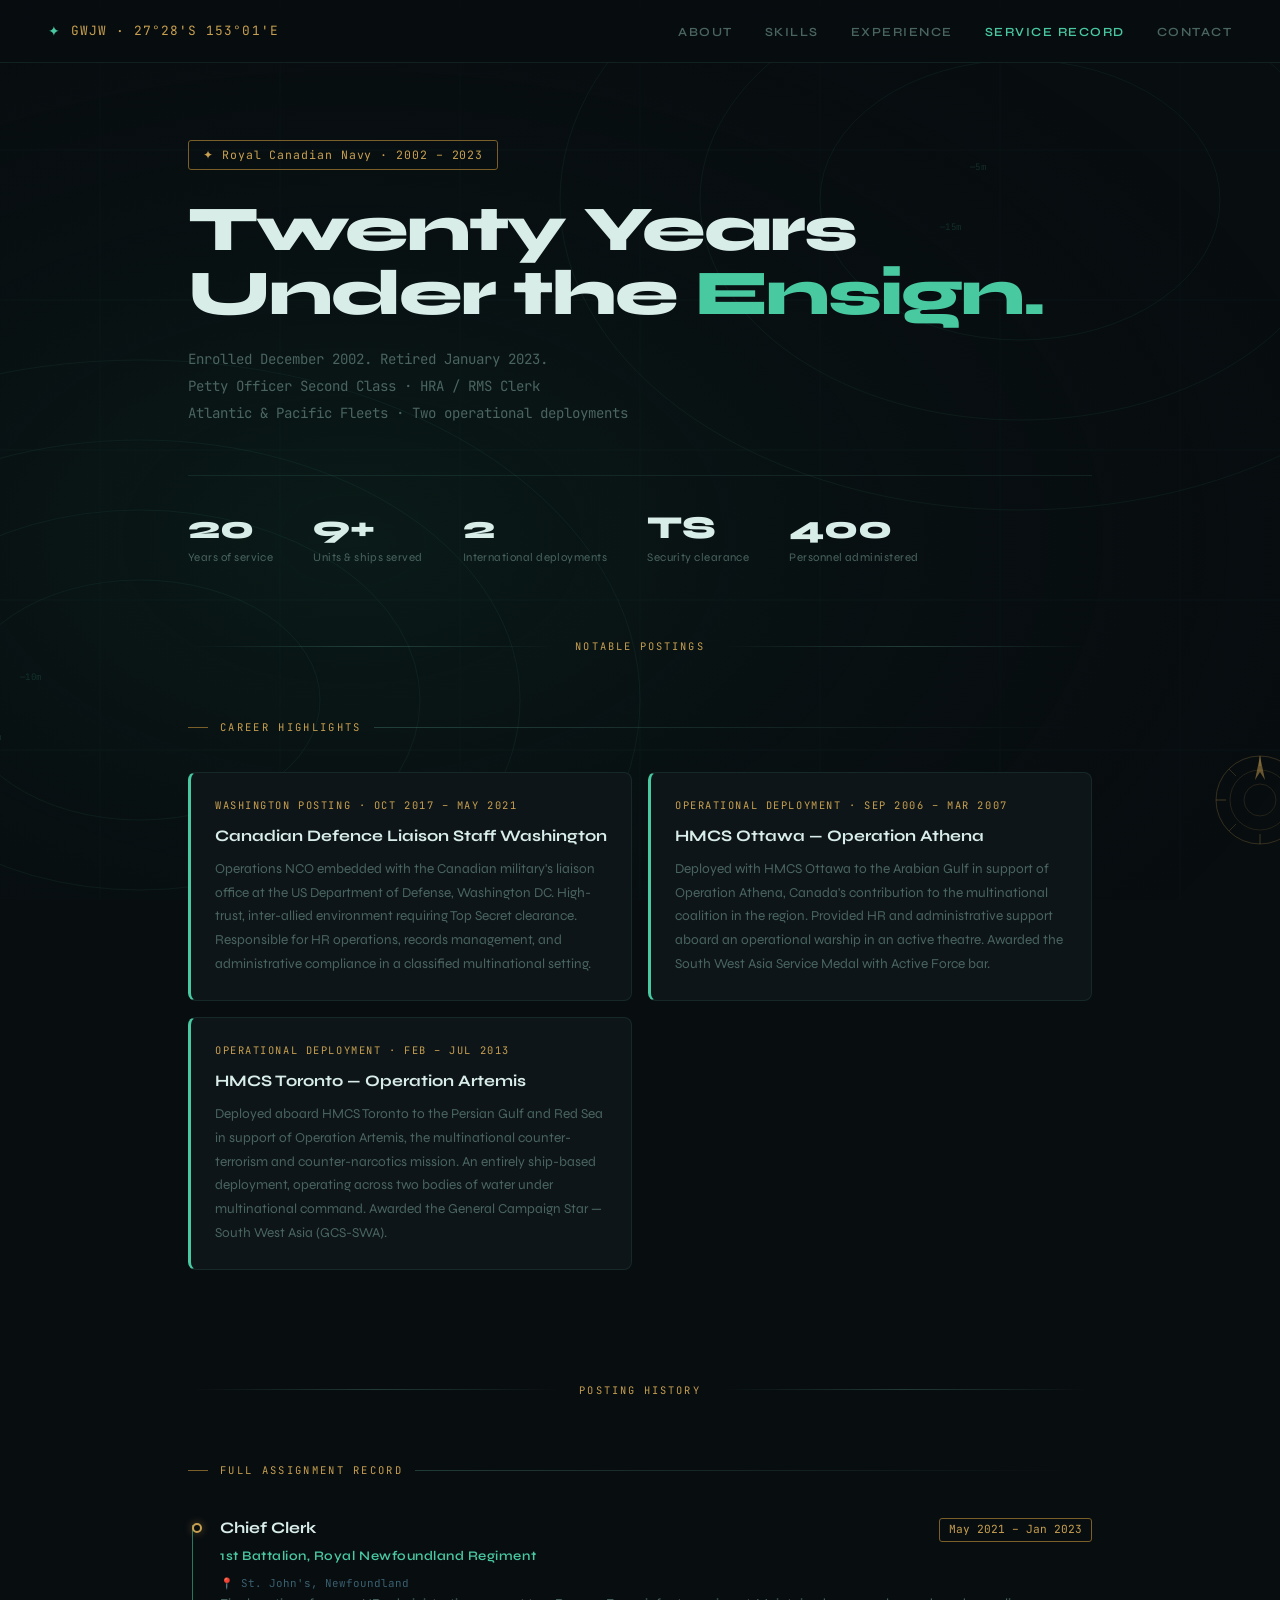
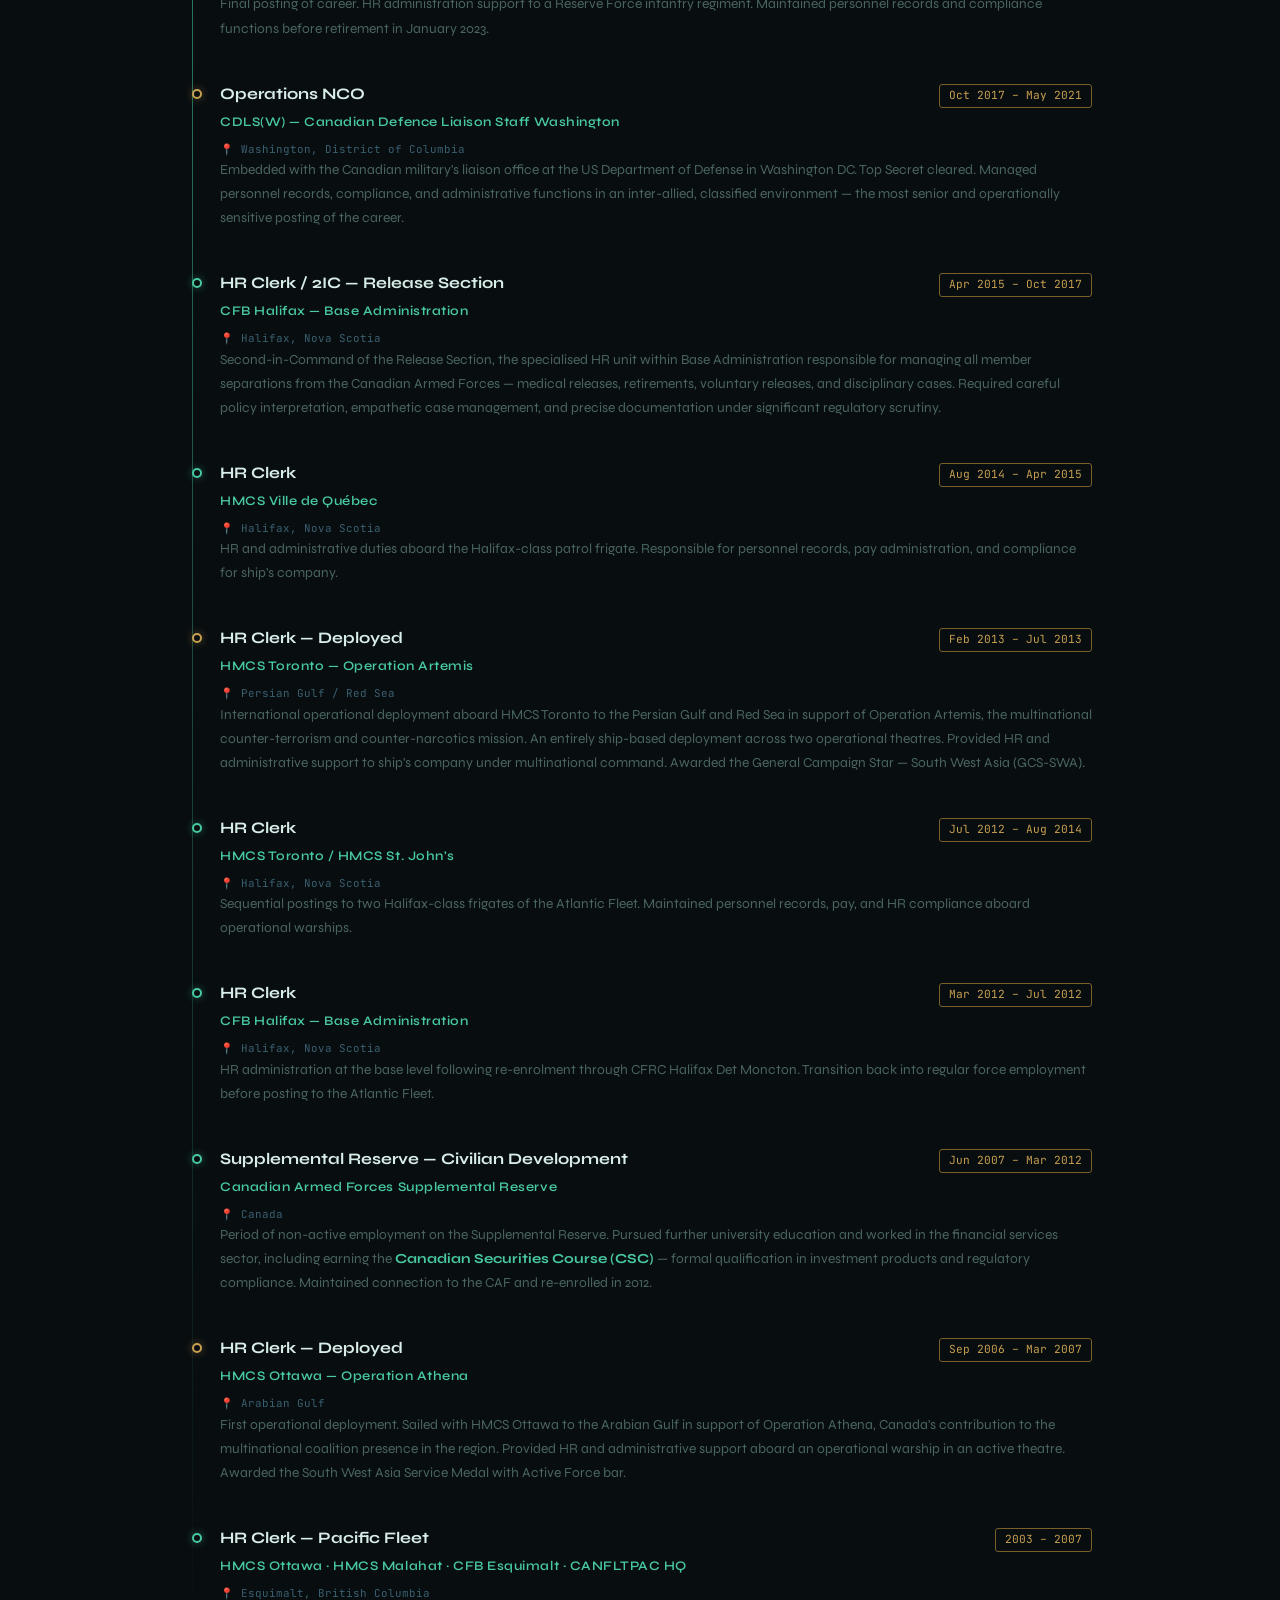
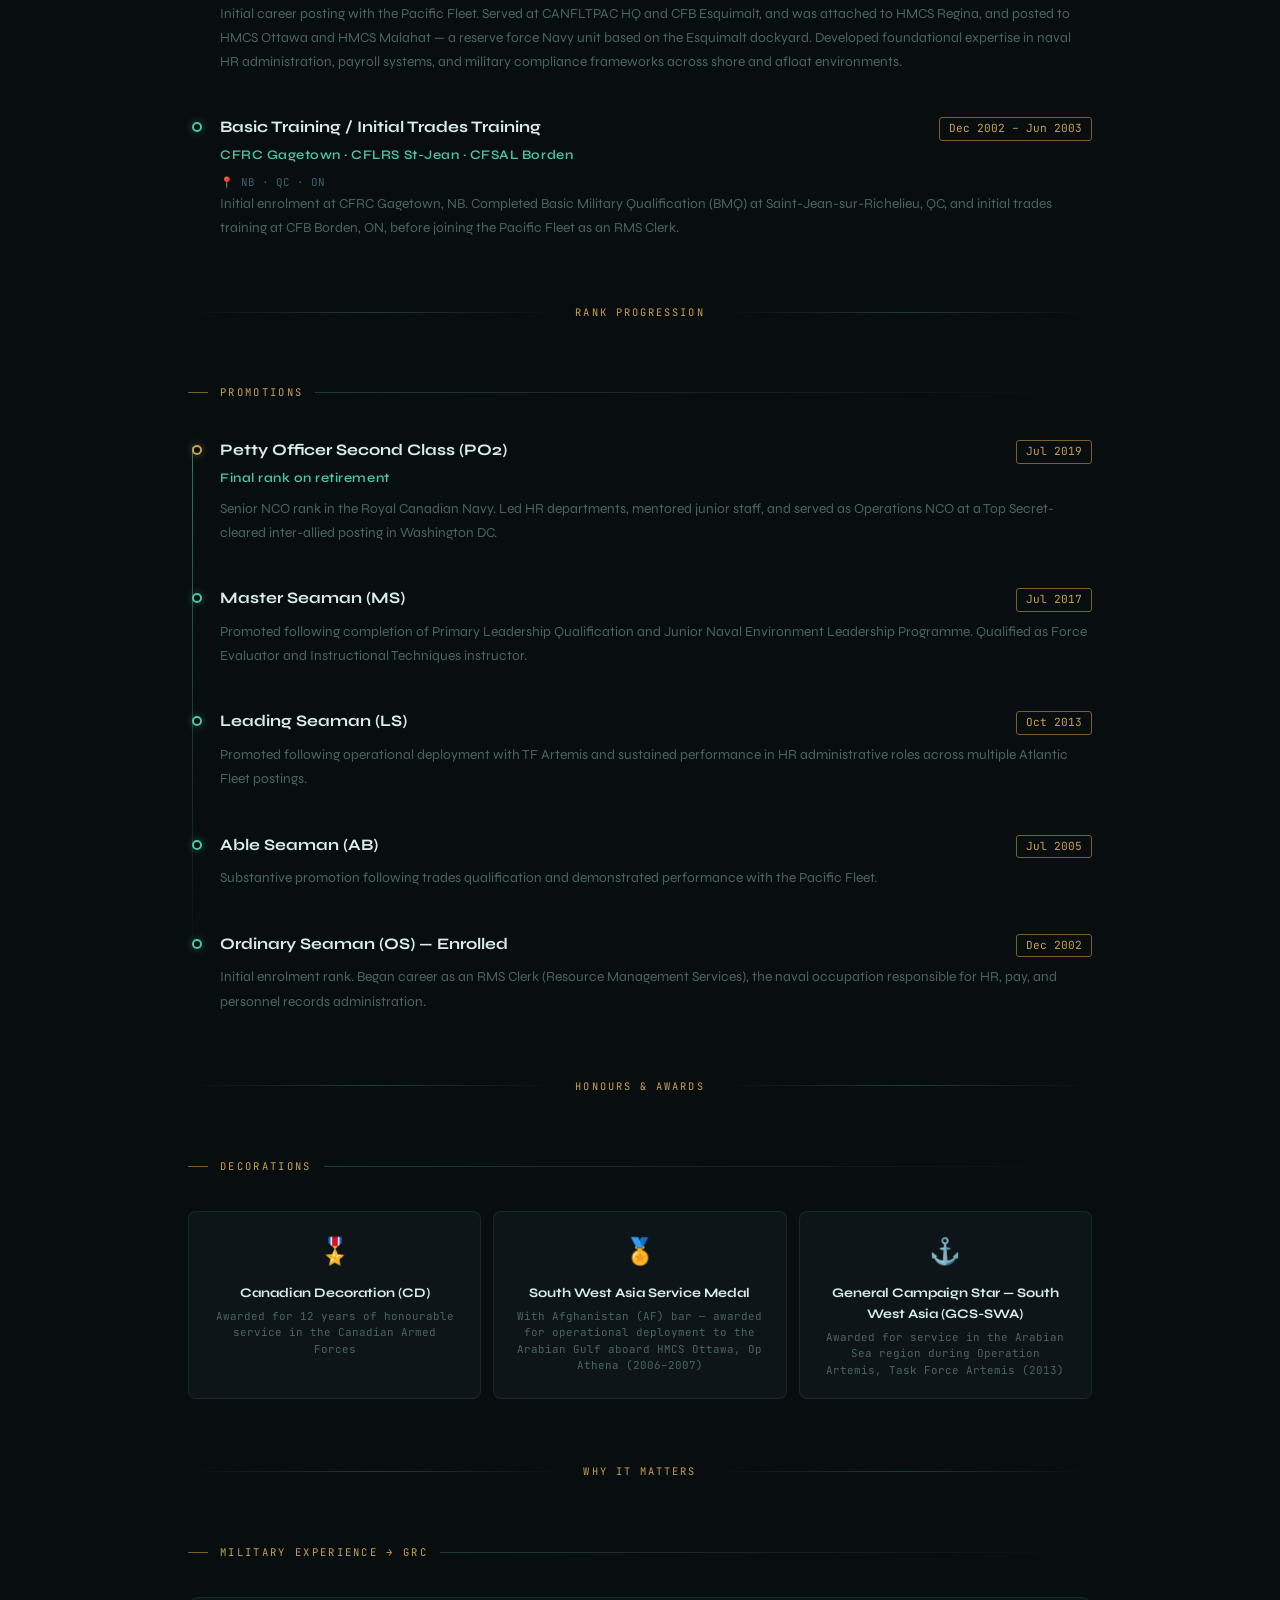
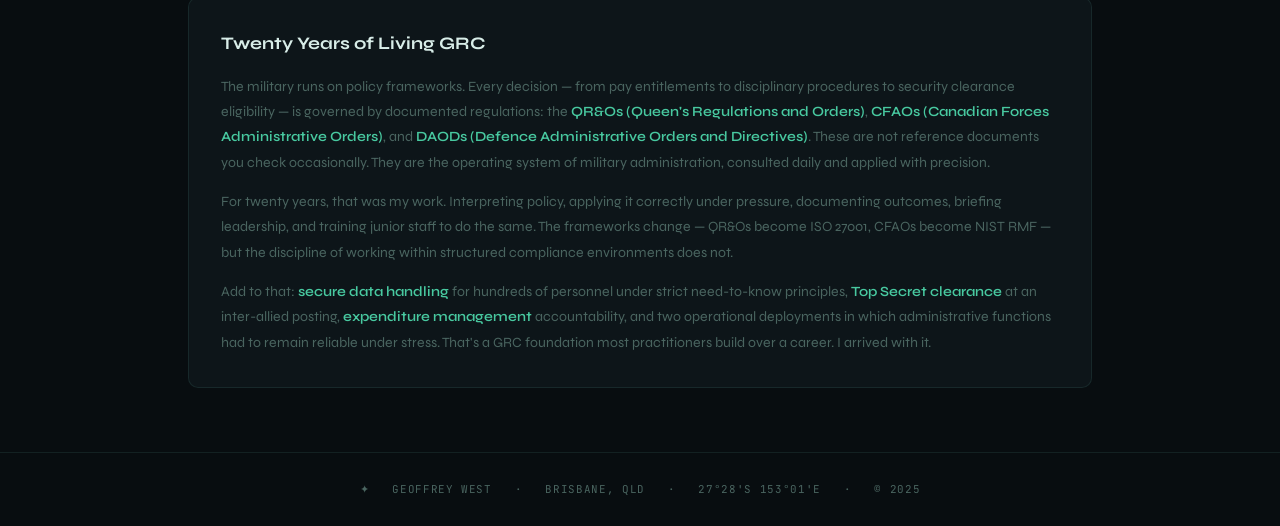
<file: military.html>
<!DOCTYPE html>
<html lang="en">
<head>
  <meta charset="UTF-8" />
  <meta name="viewport" content="width=device-width, initial-scale=1.0" />
  <title>Geoffrey West — Service Record</title>
  <link href="https://fonts.googleapis.com/css2?family=Syne:wght@400;600;700;800&family=JetBrains+Mono:wght@300;400;500&display=swap" rel="stylesheet" />
  <style>
    :root {
      --bg:         #080d10;
      --surface:    #0d1519;
      --surface2:   #111c21;
      --border:     rgba(100,180,160,0.12);
      --border-bright: rgba(100,180,160,0.28);
      --text:       #c8d8d0;
      --muted:      #4a6560;
      --green:      #48c9a0;
      --green-dim:  #2a7a60;
      --amber:      #c8a050;
      --amber-dim:  #7a5f28;
      --blue-gray:  #3a6070;
    }

    *, *::before, *::after { box-sizing: border-box; margin: 0; padding: 0; }
    html { scroll-behavior: smooth; }

    body {
      font-family: 'Syne', sans-serif;
      background: var(--bg);
      color: var(--text);
      line-height: 1.6;
      min-height: 100vh;
      overflow-x: hidden;
    }

    /* ── NAUTICAL CHART BACKGROUND ── */
    .chart-bg {
      position: fixed;
      inset: 0;
      z-index: 0;
      pointer-events: none;
      overflow: hidden;
    }
    .chart-bg svg {
      position: absolute;
      inset: 0;
      width: 100%; height: 100%;
    }

    /* ── NAV ── */
    nav {
      position: fixed;
      top: 0; left: 0; right: 0;
      z-index: 100;
      display: flex;
      justify-content: space-between;
      align-items: center;
      padding: 18px 48px;
      background: rgba(8,13,16,0.85);
      backdrop-filter: blur(14px);
      border-bottom: 1px solid var(--border);
    }

    .nav-logo {
      font-family: 'JetBrains Mono', monospace;
      font-size: 0.8rem;
      color: var(--amber);
      letter-spacing: 0.08em;
      display: flex;
      align-items: center;
      gap: 10px;
      text-decoration: none;
    }
    .nav-logo::before {
      content: '✦';
      color: var(--green);
      font-size: 0.9rem;
    }

    .nav-links { display: flex; gap: 32px; list-style: none; }
    .nav-links a {
      font-size: 0.78rem;
      font-weight: 600;
      letter-spacing: 0.12em;
      text-transform: uppercase;
      color: var(--muted);
      text-decoration: none;
      transition: color 0.2s;
    }
    .nav-links a:hover, .nav-links a.active { color: var(--green); }

    @media (max-width: 680px) {
      nav { padding: 14px 20px; }
      .nav-links { gap: 16px; }
    }

    /* ── PAGE HEADER ── */
    .page-header {
      position: relative;
      z-index: 1;
      padding: 140px 48px 72px;
      max-width: 1000px;
      margin: 0 auto;
    }

    .page-header-tag {
      display: inline-flex;
      align-items: center;
      gap: 8px;
      font-family: 'JetBrains Mono', monospace;
      font-size: 0.72rem;
      color: var(--amber);
      border: 1px solid var(--amber-dim);
      border-radius: 3px;
      padding: 5px 14px;
      margin-bottom: 28px;
      letter-spacing: 0.08em;
    }

    .page-header h1 {
      font-size: clamp(2.4rem, 5vw, 4rem);
      font-weight: 800;
      line-height: 1;
      letter-spacing: -0.03em;
      color: #d8ede8;
      margin-bottom: 20px;
    }

    .page-header h1 .mark { color: var(--green); }

    .page-header p {
      font-family: 'JetBrains Mono', monospace;
      font-size: 0.88rem;
      color: var(--muted);
      line-height: 1.9;
      max-width: 600px;
    }

    .service-stats {
      display: flex;
      gap: 40px;
      flex-wrap: wrap;
      margin-top: 48px;
      padding-top: 36px;
      border-top: 1px solid var(--border);
    }

    .stat-num {
      font-size: 2rem; font-weight: 800;
      color: #d8ede8; line-height: 1;
    }
    .stat-label {
      font-size: 0.72rem; color: var(--muted);
      margin-top: 4px; letter-spacing: 0.04em;
    }

    /* ── SECTIONS ── */
    section {
      position: relative;
      z-index: 1;
      max-width: 1000px;
      margin: 0 auto;
      padding: 64px 48px;
    }

    @media (max-width: 680px) {
      .page-header { padding: 120px 20px 56px; }
      section { padding: 48px 20px; }
      .chart-divider { padding: 0 20px; }
    }

    .section-label {
      font-family: 'JetBrains Mono', monospace;
      font-size: 0.66rem;
      letter-spacing: 0.22em;
      text-transform: uppercase;
      color: var(--amber);
      margin-bottom: 36px;
      display: flex;
      align-items: center;
      gap: 12px;
    }
    .section-label::before {
      content: '';
      display: inline-block;
      width: 20px; height: 1px;
      background: var(--amber-dim);
    }
    .section-label::after {
      content: '';
      flex: 1;
      height: 1px;
      background: linear-gradient(to right, var(--border-bright), transparent);
    }

    /* ── CHART DIVIDER ── */
    .chart-divider {
      position: relative;
      z-index: 1;
      max-width: 1000px;
      margin: 0 auto;
      padding: 0 48px;
      display: flex;
      align-items: center;
      gap: 16px;
    }
    .chart-divider::before, .chart-divider::after {
      content: '';
      flex: 1;
      height: 1px;
      background: linear-gradient(to right, transparent, var(--border-bright), transparent);
    }
    .chart-divider-label {
      font-family: 'JetBrains Mono', monospace;
      font-size: 0.65rem;
      letter-spacing: 0.2em;
      color: var(--amber);
      text-transform: uppercase;
      white-space: nowrap;
    }

    /* ── HIGHLIGHT CARDS ── */
    .highlight-grid {
      display: grid;
      grid-template-columns: 1fr 1fr;
      gap: 16px;
      margin-bottom: 48px;
    }

    @media (max-width: 680px) { .highlight-grid { grid-template-columns: 1fr; } }

    .highlight-card {
      background: var(--surface);
      border: 1px solid var(--border);
      border-left: 3px solid var(--green);
      border-radius: 8px;
      padding: 24px;
      transition: border-color 0.2s, transform 0.2s;
    }
    .highlight-card:hover {
      border-color: var(--border-bright);
      border-left-color: var(--green);
      transform: translateY(-2px);
    }
    .highlight-card-title {
      font-family: 'JetBrains Mono', monospace;
      font-size: 0.65rem;
      letter-spacing: 0.15em;
      text-transform: uppercase;
      color: var(--amber);
      margin-bottom: 10px;
    }
    .highlight-card h3 {
      font-size: 1rem;
      font-weight: 700;
      color: #d8ede8;
      margin-bottom: 8px;
    }
    .highlight-card p {
      font-size: 0.85rem;
      color: var(--muted);
      line-height: 1.75;
    }

    /* ── TIMELINE ── */
    .timeline { position: relative; padding-left: 32px; }
    .timeline::before {
      content: '';
      position: absolute;
      left: 4px; top: 10px; bottom: 0;
      width: 1px;
      background: linear-gradient(to bottom, var(--green-dim), transparent 90%);
    }

    .t-item { position: relative; padding-bottom: 40px; }
    .t-item:last-child { padding-bottom: 0; }

    .t-dot {
      position: absolute;
      left: -28px; top: 8px;
      width: 10px; height: 10px;
      border-radius: 50%;
      background: var(--bg);
      border: 2px solid var(--green);
      box-shadow: 0 0 8px rgba(72,201,160,0.4);
    }

    .t-dot.amber {
      border-color: var(--amber);
      box-shadow: 0 0 8px rgba(200,160,80,0.4);
    }

    .t-header {
      display: flex;
      justify-content: space-between;
      align-items: baseline;
      flex-wrap: wrap;
      gap: 8px;
    }

    .t-role { font-size: 1rem; font-weight: 700; color: #d8ede8; }

    .t-date {
      font-family: 'JetBrains Mono', monospace;
      font-size: 0.7rem; color: var(--amber);
      border: 1px solid var(--amber-dim);
      border-radius: 3px; padding: 2px 9px;
      white-space: nowrap;
    }

    .t-org { font-size: 0.82rem; color: var(--green); font-weight: 600; margin: 4px 0 8px; letter-spacing: 0.04em; }
    .t-desc { font-size: 0.86rem; color: var(--muted); line-height: 1.75; }
    .t-location {
      font-family: 'JetBrains Mono', monospace;
      font-size: 0.68rem;
      color: var(--blue-gray);
      margin-top: 4px;
    }

    /* ── AWARDS ── */
    .awards-grid {
      display: grid;
      grid-template-columns: repeat(3, 1fr);
      gap: 12px;
    }
    @media (max-width: 680px) { .awards-grid { grid-template-columns: 1fr 1fr; } }

    .award-card {
      background: var(--surface);
      border: 1px solid var(--border);
      border-radius: 8px;
      padding: 20px;
      text-align: center;
      transition: border-color 0.2s, transform 0.2s;
    }
    .award-card:hover { border-color: var(--border-bright); transform: translateY(-2px); }

    .award-icon {
      font-size: 1.6rem;
      margin-bottom: 10px;
    }
    .award-name {
      font-size: 0.82rem;
      font-weight: 700;
      color: #d8ede8;
      margin-bottom: 4px;
    }
    .award-meta {
      font-family: 'JetBrains Mono', monospace;
      font-size: 0.68rem;
      color: var(--muted);
      line-height: 1.5;
    }

    /* ── GRC BRIDGE ── */
    .grc-bridge {
      background: var(--surface);
      border: 1px solid var(--border);
      border-radius: 10px;
      padding: 32px;
    }
    .grc-bridge h3 {
      font-size: 1.1rem;
      font-weight: 700;
      color: #d8ede8;
      margin-bottom: 16px;
    }
    .grc-bridge p {
      font-size: 0.88rem;
      color: var(--muted);
      line-height: 1.8;
      margin-bottom: 14px;
    }
    .grc-bridge p:last-child { margin-bottom: 0; }
    .grc-bridge strong { color: var(--green); font-weight: 600; }

    /* ── ANIMATIONS ── */
    @keyframes fadeUp {
      from { opacity: 0; transform: translateY(18px); }
      to   { opacity: 1; transform: translateY(0); }
    }
    .reveal {
      opacity: 0; transform: translateY(18px);
      transition: opacity 0.65s ease, transform 0.65s ease;
    }
    .reveal.visible { opacity: 1; transform: none; }

    /* ── FOOTER ── */
    footer {
      position: relative; z-index: 1;
      text-align: center;
      padding: 28px 24px;
      border-top: 1px solid var(--border);
      font-family: 'JetBrains Mono', monospace;
      font-size: 0.68rem;
      color: var(--muted);
      letter-spacing: 0.06em;
    }
  </style>
</head>
<body>

<!-- ── BACKGROUND ── -->
<div class="chart-bg">
  <svg viewBox="0 0 1440 900" preserveAspectRatio="xMidYMid slice" xmlns="http://www.w3.org/2000/svg">
    <defs>
      <radialGradient id="depthGrad" cx="30%" cy="60%" r="70%">
        <stop offset="0%"   stop-color="#0d2a22" stop-opacity="0.5"/>
        <stop offset="100%" stop-color="#080d10" stop-opacity="0"/>
      </radialGradient>
    </defs>
    <rect width="1440" height="900" fill="url(#depthGrad)"/>
    <g fill="none" stroke="rgba(72,201,160,0.07)" stroke-width="1">
      <ellipse cx="220" cy="700" rx="180" ry="120"/>
      <ellipse cx="220" cy="700" rx="280" ry="190"/>
      <ellipse cx="220" cy="700" rx="380" ry="260"/>
      <ellipse cx="220" cy="700" rx="500" ry="340"/>
      <ellipse cx="1100" cy="200" rx="200" ry="140"/>
      <ellipse cx="1100" cy="200" rx="320" ry="220"/>
      <ellipse cx="1100" cy="200" rx="460" ry="310"/>
    </g>
    <g stroke="rgba(72,201,160,0.055)" stroke-width="0.7">
      <line x1="0" y1="150" x2="1440" y2="150"/>
      <line x1="0" y1="300" x2="1440" y2="300"/>
      <line x1="0" y1="450" x2="1440" y2="450"/>
      <line x1="0" y1="600" x2="1440" y2="600"/>
      <line x1="0" y1="750" x2="1440" y2="750"/>
      <line x1="180"  y1="0" x2="180"  y2="900"/>
      <line x1="360"  y1="0" x2="360"  y2="900"/>
      <line x1="540"  y1="0" x2="540"  y2="900"/>
      <line x1="720"  y1="0" x2="720"  y2="900"/>
      <line x1="900"  y1="0" x2="900"  y2="900"/>
      <line x1="1080" y1="0" x2="1080" y2="900"/>
      <line x1="1260" y1="0" x2="1260" y2="900"/>
    </g>
    <g stroke="rgba(200,160,80,0.2)" stroke-width="1">
      <line x1="180"  y1="0" x2="180"  y2="12"/>
      <line x1="360"  y1="0" x2="360"  y2="12"/>
      <line x1="540"  y1="0" x2="540"  y2="12"/>
      <line x1="720"  y1="0" x2="720"  y2="12"/>
      <line x1="900"  y1="0" x2="900"  y2="12"/>
      <line x1="1080" y1="0" x2="1080" y2="12"/>
      <line x1="1260" y1="0" x2="1260" y2="12"/>
      <line x1="0" y1="150" x2="12" y2="150"/>
      <line x1="0" y1="300" x2="12" y2="300"/>
      <line x1="0" y1="450" x2="12" y2="450"/>
      <line x1="0" y1="600" x2="12" y2="600"/>
      <line x1="0" y1="750" x2="12" y2="750"/>
    </g>
    <g transform="translate(1340, 800)" stroke="rgba(200,160,80,0.3)" fill="none">
      <circle cx="0" cy="0" r="44" stroke-width="0.8"/>
      <circle cx="0" cy="0" r="30" stroke-width="0.5"/>
      <circle cx="0" cy="0" r="16" stroke-width="0.5"/>
      <line x1="0" y1="-44" x2="0" y2="-34" stroke-width="1.5"/>
      <line x1="0" y1="34"  x2="0" y2="44"  stroke-width="1"/>
      <line x1="-44" y1="0" x2="-34" y2="0" stroke-width="1"/>
      <line x1="34"  y1="0" x2="44"  y2="0" stroke-width="1"/>
      <line x1="31"  y1="-31" x2="24" y2="-24" stroke-width="0.7"/>
      <line x1="-31" y1="-31" x2="-24" y2="-24" stroke-width="0.7"/>
      <line x1="31"  y1="31"  x2="24" y2="24"  stroke-width="0.7"/>
      <line x1="-31" y1="31"  x2="-24" y2="24"  stroke-width="0.7"/>
      <polygon points="0,-44 -5,-20 0,-28 5,-20" fill="rgba(200,160,80,0.5)" stroke="none"/>
    </g>
    <g font-family="'JetBrains Mono', monospace" font-size="9" fill="rgba(72,201,160,0.18)" letter-spacing="0.05em">
      <text x="100" y="680">—10m</text>
      <text x="60"  y="740">—20m</text>
      <text x="20"  y="800">—30m</text>
      <text x="1050" y="170">—5m</text>
      <text x="1020" y="230">—15m</text>
    </g>
  </svg>
</div>

<!-- ── NAV ── -->
<nav>
  <a class="nav-logo" href="index.html">GWJW · 27°28'S 153°01'E</a>
  <ul class="nav-links">
    <li><a href="index.html#about">About</a></li>
    <li><a href="index.html#skills">Skills</a></li>
    <li><a href="index.html#experience">Experience</a></li>
    <li><a href="military.html" class="active">Service Record</a></li>
    <li><a href="index.html#contact">Contact</a></li>
  </ul>
</nav>

<!-- ── PAGE HEADER ── -->
<div class="page-header">
  <div class="page-header-tag">✦ Royal Canadian Navy · 2002 – 2023</div>
  <h1>Twenty Years<br>Under the <span class="mark">Ensign.</span></h1>
  <p>
    Enrolled December 2002. Retired January 2023.<br>
    Petty Officer Second Class · HRA / RMS Clerk<br>
    Atlantic &amp; Pacific Fleets · Two operational deployments
  </p>
  <div class="service-stats">
    <div>
      <div class="stat-num">20</div>
      <div class="stat-label">Years of service</div>
    </div>
    <div>
      <div class="stat-num">9+</div>
      <div class="stat-label">Units &amp; ships served</div>
    </div>
    <div>
      <div class="stat-num">2</div>
      <div class="stat-label">International deployments</div>
    </div>
    <div>
      <div class="stat-num">TS</div>
      <div class="stat-label">Security clearance</div>
    </div>
    <div>
      <div class="stat-num">400</div>
      <div class="stat-label">Personnel administered</div>
    </div>
  </div>
</div>

<!-- ── KEY POSTINGS ── -->
<div class="chart-divider"><span class="chart-divider-label">Notable Postings</span></div>

<section>
  <div class="section-label reveal">Career Highlights</div>
  <div class="highlight-grid">
    <div class="highlight-card reveal">
      <div class="highlight-card-title">Washington Posting · Oct 2017 – May 2021</div>
      <h3>Canadian Defence Liaison Staff Washington</h3>
      <p>Operations NCO embedded with the Canadian military's liaison office at the US Department of Defense, Washington DC. High-trust, inter-allied environment requiring Top Secret clearance. Responsible for HR operations, records management, and administrative compliance in a classified multinational setting.</p>
    </div>
    <div class="highlight-card reveal">
      <div class="highlight-card-title">Operational Deployment · Sep 2006 – Mar 2007</div>
      <h3>HMCS Ottawa — Operation Athena</h3>
      <p>Deployed with HMCS Ottawa to the Arabian Gulf in support of Operation Athena, Canada's contribution to the multinational coalition in the region. Provided HR and administrative support aboard an operational warship in an active theatre. Awarded the South West Asia Service Medal with Active Force bar.</p>
    </div>
    <div class="highlight-card reveal">
      <div class="highlight-card-title">Operational Deployment · Feb – Jul 2013</div>
      <h3>HMCS Toronto — Operation Artemis</h3>
      <p>Deployed aboard HMCS Toronto to the Persian Gulf and Red Sea in support of Operation Artemis, the multinational counter-terrorism and counter-narcotics mission. An entirely ship-based deployment, operating across two bodies of water under multinational command. Awarded the General Campaign Star — South West Asia (GCS-SWA).</p>
    </div>
  </div>
</section>

<!-- ── POSTING HISTORY ── -->
<div class="chart-divider"><span class="chart-divider-label">Posting History</span></div>

<section>
  <div class="section-label reveal">Full Assignment Record</div>
  <div class="timeline">

    <div class="t-item reveal">
      <div class="t-dot amber"></div>
      <div class="t-header">
        <div class="t-role">Chief Clerk</div>
        <div class="t-date">May 2021 – Jan 2023</div>
      </div>
      <div class="t-org">1st Battalion, Royal Newfoundland Regiment</div>
      <div class="t-location">📍 St. John's, Newfoundland</div>
      <div class="t-desc">Final posting of career. HR administration support to a Reserve Force infantry regiment. Maintained personnel records and compliance functions before retirement in January 2023.</div>
    </div>

    <div class="t-item reveal">
      <div class="t-dot amber"></div>
      <div class="t-header">
        <div class="t-role">Operations NCO</div>
        <div class="t-date">Oct 2017 – May 2021</div>
      </div>
      <div class="t-org">CDLS(W) — Canadian Defence Liaison Staff Washington</div>
      <div class="t-location">📍 Washington, District of Columbia</div>
      <div class="t-desc">Embedded with the Canadian military's liaison office at the US Department of Defense in Washington DC. Top Secret cleared. Managed personnel records, compliance, and administrative functions in an inter-allied, classified environment — the most senior and operationally sensitive posting of the career.</div>
    </div>

    <div class="t-item reveal">
      <div class="t-dot"></div>
      <div class="t-header">
        <div class="t-role">HR Clerk / 2IC — Release Section</div>
        <div class="t-date">Apr 2015 – Oct 2017</div>
      </div>
      <div class="t-org">CFB Halifax — Base Administration</div>
      <div class="t-location">📍 Halifax, Nova Scotia</div>
      <div class="t-desc">Second-in-Command of the Release Section, the specialised HR unit within Base Administration responsible for managing all member separations from the Canadian Armed Forces — medical releases, retirements, voluntary releases, and disciplinary cases. Required careful policy interpretation, empathetic case management, and precise documentation under significant regulatory scrutiny.</div>
    </div>

    <div class="t-item reveal">
      <div class="t-dot"></div>
      <div class="t-header">
        <div class="t-role">HR Clerk</div>
        <div class="t-date">Aug 2014 – Apr 2015</div>
      </div>
      <div class="t-org">HMCS Ville de Québec</div>
      <div class="t-location">📍 Halifax, Nova Scotia</div>
      <div class="t-desc">HR and administrative duties aboard the Halifax-class patrol frigate. Responsible for personnel records, pay administration, and compliance for ship's company.</div>
    </div>

    <div class="t-item reveal">
      <div class="t-dot amber"></div>
      <div class="t-header">
        <div class="t-role">HR Clerk — Deployed</div>
        <div class="t-date">Feb 2013 – Jul 2013</div>
      </div>
      <div class="t-org">HMCS Toronto — Operation Artemis</div>
      <div class="t-location">📍 Persian Gulf / Red Sea</div>
      <div class="t-desc">International operational deployment aboard HMCS Toronto to the Persian Gulf and Red Sea in support of Operation Artemis, the multinational counter-terrorism and counter-narcotics mission. An entirely ship-based deployment across two operational theatres. Provided HR and administrative support to ship's company under multinational command. Awarded the General Campaign Star — South West Asia (GCS-SWA).</div>
    </div>

    <div class="t-item reveal">
      <div class="t-dot"></div>
      <div class="t-header">
        <div class="t-role">HR Clerk</div>
        <div class="t-date">Jul 2012 – Aug 2014</div>
      </div>
      <div class="t-org">HMCS Toronto / HMCS St. John's</div>
      <div class="t-location">📍 Halifax, Nova Scotia</div>
      <div class="t-desc">Sequential postings to two Halifax-class frigates of the Atlantic Fleet. Maintained personnel records, pay, and HR compliance aboard operational warships.</div>
    </div>

    <div class="t-item reveal">
      <div class="t-dot"></div>
      <div class="t-header">
        <div class="t-role">HR Clerk</div>
        <div class="t-date">Mar 2012 – Jul 2012</div>
      </div>
      <div class="t-org">CFB Halifax — Base Administration</div>
      <div class="t-location">📍 Halifax, Nova Scotia</div>
      <div class="t-desc">HR administration at the base level following re-enrolment through CFRC Halifax Det Moncton. Transition back into regular force employment before posting to the Atlantic Fleet.</div>
    </div>

    <div class="t-item reveal">
      <div class="t-dot"></div>
      <div class="t-header">
        <div class="t-role">Supplemental Reserve — Civilian Development</div>
        <div class="t-date">Jun 2007 – Mar 2012</div>
      </div>
      <div class="t-org">Canadian Armed Forces Supplemental Reserve</div>
      <div class="t-location">📍 Canada</div>
      <div class="t-desc">Period of non-active employment on the Supplemental Reserve. Pursued further university education and worked in the financial services sector, including earning the <strong style="color: var(--green);">Canadian Securities Course (CSC)</strong> — formal qualification in investment products and regulatory compliance. Maintained connection to the CAF and re-enrolled in 2012.</div>
    </div>

    <div class="t-item reveal">
      <div class="t-dot amber"></div>
      <div class="t-header">
        <div class="t-role">HR Clerk — Deployed</div>
        <div class="t-date">Sep 2006 – Mar 2007</div>
      </div>
      <div class="t-org">HMCS Ottawa — Operation Athena</div>
      <div class="t-location">📍 Arabian Gulf</div>
      <div class="t-desc">First operational deployment. Sailed with HMCS Ottawa to the Arabian Gulf in support of Operation Athena, Canada's contribution to the multinational coalition presence in the region. Provided HR and administrative support aboard an operational warship in an active theatre. Awarded the South West Asia Service Medal with Active Force bar.</div>
    </div>

    <div class="t-item reveal">
      <div class="t-dot"></div>
      <div class="t-header">
        <div class="t-role">HR Clerk — Pacific Fleet</div>
        <div class="t-date">2003 – 2007</div>
      </div>
      <div class="t-org">HMCS Ottawa · HMCS Malahat · CFB Esquimalt · CANFLTPAC HQ</div>
      <div class="t-location">📍 Esquimalt, British Columbia</div>
      <div class="t-desc">Initial career posting with the Pacific Fleet. Served at CANFLTPAC HQ and CFB Esquimalt, and was attached to HMCS Regina, and posted to HMCS Ottawa and HMCS Malahat — a reserve force Navy unit based on the Esquimalt dockyard. Developed foundational expertise in naval HR administration, payroll systems, and military compliance frameworks across shore and afloat environments.</div>
    </div>

    <div class="t-item reveal">
      <div class="t-dot"></div>
      <div class="t-header">
        <div class="t-role">Basic Training / Initial Trades Training</div>
        <div class="t-date">Dec 2002 – Jun 2003</div>
      </div>
      <div class="t-org">CFRC Gagetown · CFLRS St-Jean · CFSAL Borden</div>
      <div class="t-location">📍 NB · QC · ON</div>
      <div class="t-desc">Initial enrolment at CFRC Gagetown, NB. Completed Basic Military Qualification (BMQ) at Saint-Jean-sur-Richelieu, QC, and initial trades training at CFB Borden, ON, before joining the Pacific Fleet as an RMS Clerk.</div>
    </div>

  </div>
</section>

<!-- ── RANK HISTORY ── -->
<div class="chart-divider"><span class="chart-divider-label">Rank Progression</span></div>

<section>
  <div class="section-label reveal">Promotions</div>
  <div class="timeline">

    <div class="t-item reveal">
      <div class="t-dot amber"></div>
      <div class="t-header">
        <div class="t-role">Petty Officer Second Class (PO2)</div>
        <div class="t-date">Jul 2019</div>
      </div>
      <div class="t-org">Final rank on retirement</div>
      <div class="t-desc">Senior NCO rank in the Royal Canadian Navy. Led HR departments, mentored junior staff, and served as Operations NCO at a Top Secret-cleared inter-allied posting in Washington DC.</div>
    </div>

    <div class="t-item reveal">
      <div class="t-dot"></div>
      <div class="t-header">
        <div class="t-role">Master Seaman (MS)</div>
        <div class="t-date">Jul 2017</div>
      </div>
      <div class="t-org"></div>
      <div class="t-desc">Promoted following completion of Primary Leadership Qualification and Junior Naval Environment Leadership Programme. Qualified as Force Evaluator and Instructional Techniques instructor.</div>
    </div>

    <div class="t-item reveal">
      <div class="t-dot"></div>
      <div class="t-header">
        <div class="t-role">Leading Seaman (LS)</div>
        <div class="t-date">Oct 2013</div>
      </div>
      <div class="t-org"></div>
      <div class="t-desc">Promoted following operational deployment with TF Artemis and sustained performance in HR administrative roles across multiple Atlantic Fleet postings.</div>
    </div>

    <div class="t-item reveal">
      <div class="t-dot"></div>
      <div class="t-header">
        <div class="t-role">Able Seaman (AB)</div>
        <div class="t-date">Jul 2005</div>
      </div>
      <div class="t-org"></div>
      <div class="t-desc">Substantive promotion following trades qualification and demonstrated performance with the Pacific Fleet.</div>
    </div>

    <div class="t-item reveal">
      <div class="t-dot"></div>
      <div class="t-header">
        <div class="t-role">Ordinary Seaman (OS) — Enrolled</div>
        <div class="t-date">Dec 2002</div>
      </div>
      <div class="t-org"></div>
      <div class="t-desc">Initial enrolment rank. Began career as an RMS Clerk (Resource Management Services), the naval occupation responsible for HR, pay, and personnel records administration.</div>
    </div>

  </div>
</section>

<!-- ── HONOURS ── -->
<div class="chart-divider"><span class="chart-divider-label">Honours &amp; Awards</span></div>

<section>
  <div class="section-label reveal">Decorations</div>
  <div class="awards-grid">
    <div class="award-card reveal">
      <div class="award-icon">🎖️</div>
      <div class="award-name">Canadian Decoration (CD)</div>
      <div class="award-meta">Awarded for 12 years of honourable service in the Canadian Armed Forces</div>
    </div>
    <div class="award-card reveal">
      <div class="award-icon">🏅</div>
      <div class="award-name">South West Asia Service Medal</div>
      <div class="award-meta">With Afghanistan (AF) bar — awarded for operational deployment to the Arabian Gulf aboard HMCS Ottawa, Op Athena (2006–2007)</div>
    </div>
    <div class="award-card reveal">
      <div class="award-icon">⚓</div>
      <div class="award-name">General Campaign Star — South West Asia (GCS-SWA)</div>
      <div class="award-meta">Awarded for service in the Arabian Sea region during Operation Artemis, Task Force Artemis (2013)</div>
    </div>
  </div>
</section>

<!-- ── GRC BRIDGE ── -->
<div class="chart-divider"><span class="chart-divider-label">Why It Matters</span></div>

<section>
  <div class="section-label reveal">Military Experience → GRC</div>
  <div class="grc-bridge reveal">
    <h3>Twenty Years of Living GRC</h3>
    <p>The military runs on policy frameworks. Every decision — from pay entitlements to disciplinary procedures to security clearance eligibility — is governed by documented regulations: the <strong>QR&Os (Queen's Regulations and Orders)</strong>, <strong>CFAOs (Canadian Forces Administrative Orders)</strong>, and <strong>DAODs (Defence Administrative Orders and Directives)</strong>. These are not reference documents you check occasionally. They are the operating system of military administration, consulted daily and applied with precision.</p>
    <p>For twenty years, that was my work. Interpreting policy, applying it correctly under pressure, documenting outcomes, briefing leadership, and training junior staff to do the same. The frameworks change — QR&Os become ISO 27001, CFAOs become NIST RMF — but the discipline of working within structured compliance environments does not.</p>
    <p>Add to that: <strong>secure data handling</strong> for hundreds of personnel under strict need-to-know principles, <strong>Top Secret clearance</strong> at an inter-allied posting, <strong>expenditure management</strong> accountability, and two operational deployments in which administrative functions had to remain reliable under stress. That's a GRC foundation most practitioners build over a career. I arrived with it.</p>
  </div>
</section>

<footer>
  ✦ &nbsp; GEOFFREY WEST &nbsp; · &nbsp; BRISBANE, QLD &nbsp; · &nbsp; 27°28'S 153°01'E &nbsp; · &nbsp; © 2025
</footer>

<script>
const observer = new IntersectionObserver((entries) => {
  entries.forEach((e) => {
    if (e.isIntersecting) {
      e.target.classList.add('visible');
      observer.unobserve(e.target);
    }
  });
}, { threshold: 0.08 });
document.querySelectorAll('.reveal').forEach(el => observer.observe(el));
</script>

</body>
</html>
</file>
